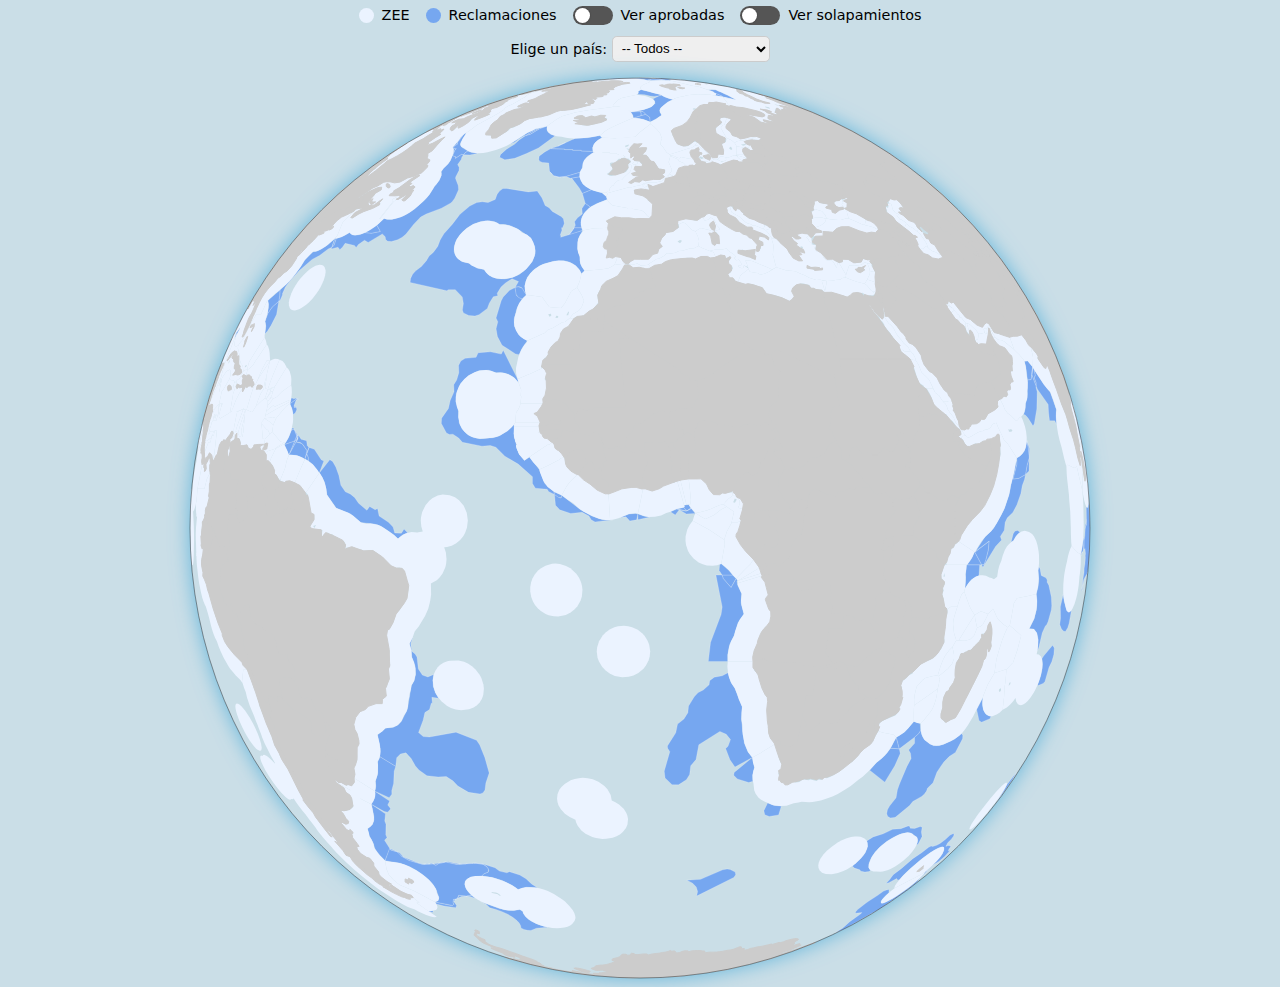
<file: index.html>
<!DOCTYPE html>
<html lang="en">
  <head>
    <meta charset="UTF-8" />
    <link rel="icon" href="data:image/svg+xml,<svg xmlns=%22http://www.w3.org/2000/svg%22 viewBox=%220 0 100 100%22><text y=%22.9em%22 font-size=%2290%22>📈</text></svg>">
    <meta name="viewport" content="width=device-width, initial-scale=1.0" />
    <title>Template | Svelte for Data Visualization</title>
    <script type="module" crossorigin src="docs/assets/index.0fe4e164.js"></script>
    <link rel="stylesheet" href="docs/assets/index.267be1dd.css">
  </head>
  <body>
    <div id="app"></div>
    
  </body>
</html>
</file>
<file: docs/assets/index.267be1dd.css>
a,abbr,acronym,address,applet,article,aside,audio,b,big,blockquote,body,canvas,caption,center,cite,code,dd,del,details,dfn,div,dl,dt,em,embed,fieldset,figcaption,figure,footer,form,h1,h2,h3,h4,h5,h6,header,hgroup,html,i,iframe,img,ins,kbd,label,legend,li,mark,menu,nav,object,ol,output,p,pre,q,ruby,s,samp,section,small,span,strike,strong,sub,summary,sup,table,tbody,td,tfoot,th,thead,time,tr,tt,u,ul,var,video{margin:0;padding:0;border:0;font-size:100%;font:inherit;vertical-align:baseline}article,aside,details,figcaption,figure,footer,header,hgroup,menu,nav,section{display:block}body{line-height:1}ol,ul{list-style:none}blockquote,q{quotes:none}blockquote:after,blockquote:before,q:after,q:before{content:"";content:none}table{border-collapse:collapse;border-spacing:0}:root{font-family:Lato,system-ui,-apple-system,Helvetica,Arial,sans-serif;font-size:16px;line-height:24px;font-weight:400;font-synthesis:none;text-rendering:optimizeLegibility;-webkit-font-smoothing:antialiased;-moz-osx-font-smoothing:grayscale;-webkit-text-size-adjust:100%}h1{font-family:Expose,sans-serif}body{padding:6px}div.svelte-1564tp5{position:absolute;bottom:30px;right:0;text-align:right}.tooltip.svelte-1564tp5{background-color:#000000bf;color:#fff;padding:.6rem 1rem;border-radius:.4rem;max-width:350px;font-size:.9rem;box-shadow:0 0 8px #000000b3}strong.svelte-1564tp5{display:block;margin-bottom:.3rem;font-size:1.1rem}p.svelte-1564tp5{margin:.3rem 0}.toggle-wrapper.svelte-vnedho{display:flex;align-items:center;gap:.5rem;cursor:pointer;user-select:none}.toggle-track.svelte-vnedho{width:40px;height:19px;background-color:#555;border-radius:9999px;position:relative;transition:background-color .3s ease}.toggle-knob.svelte-vnedho{width:15px;height:15px;background-color:#fff;border-radius:50%;position:absolute;top:2px;left:2px;transition:left .3s ease,background-color .3s ease;box-shadow:0 0 2px #0000004d}.toggle-knob.active.svelte-vnedho{left:23px;background-color:#ff4500}.selector.svelte-k9hpu3{margin-bottom:1rem;display:flex;justify-content:center;align-items:center;font-size:.9rem}select.svelte-k9hpu3{margin-left:.3rem;padding:.2rem .3rem;border-radius:.3rem;border:1px solid #ccc}body{background-color:#cadee7}.chart-container.svelte-lpcfve{max-width:900px;margin:0 auto}svg.svelte-lpcfve{overflow:visible}.dragging.svelte-lpcfve{cursor:grabbing}.claims.svelte-lpcfve{cursor:pointer}.legend.svelte-lpcfve{display:flex;flex-wrap:wrap;gap:1rem;justify-content:center;user-select:none;margin-bottom:.7rem;font-size:.9rem}.legend-item.svelte-lpcfve{display:flex;align-items:center;gap:.5rem}.legend-color.svelte-lpcfve{width:15px;height:15px;border-radius:50%;display:inline-block}.zee-color.svelte-lpcfve{background-color:#ebf3ff}.claims-color.svelte-lpcfve{background-color:#76a7f0}.highlight-approved-border.svelte-lpcfve{stroke:#ffdd82;stroke-width:2}
</file>
